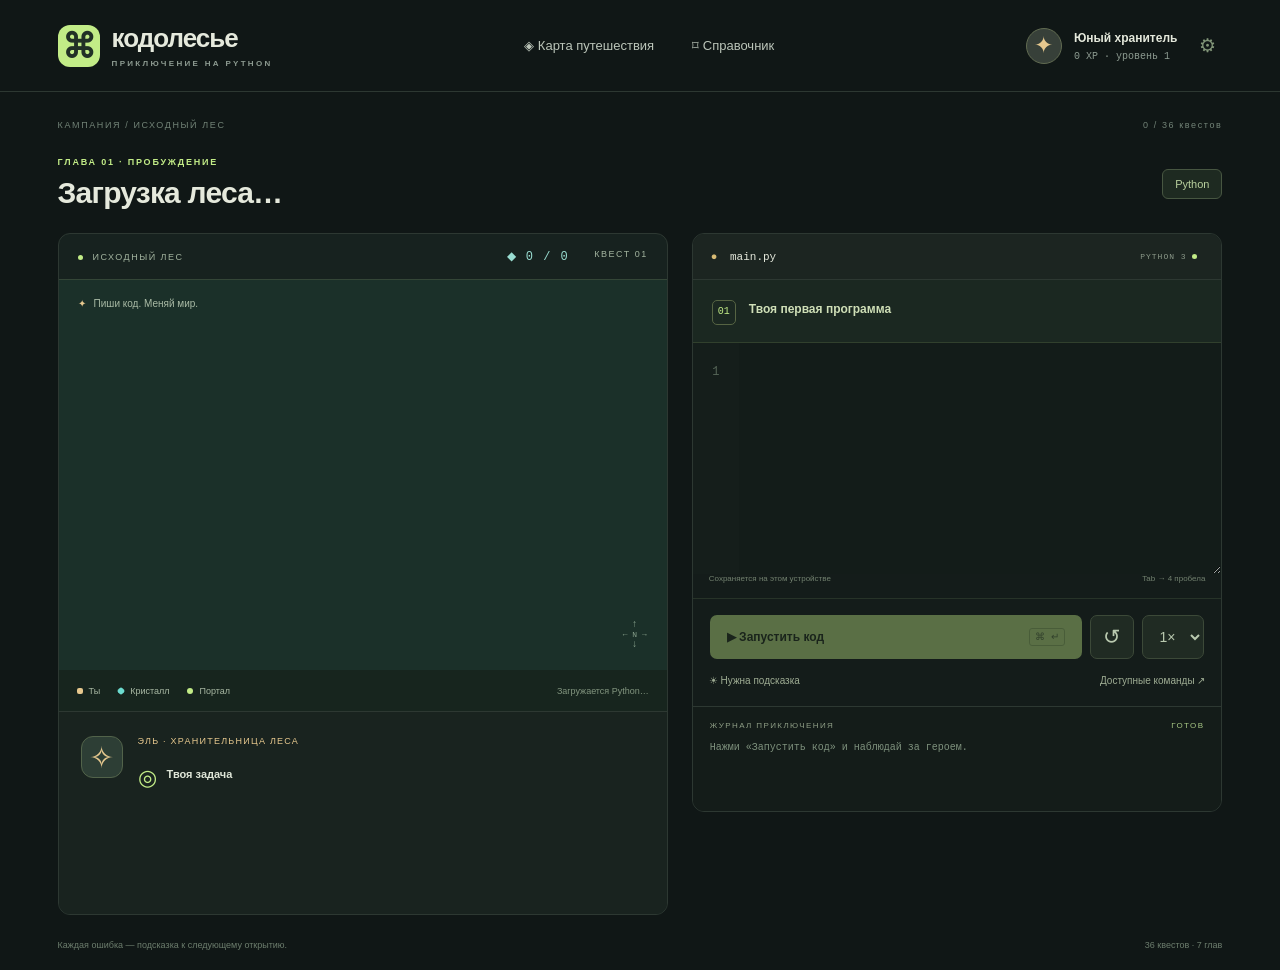
<file: index.html>
<!doctype html>
<html lang="ru"><head><meta charset="utf-8"><meta name="viewport" content="width=device-width,initial-scale=1"><title>Кодолесье — приключение на Python</title><link rel="stylesheet" href="./style.css"></head>
<body>
<header><a class="brand" href="./" aria-label="Кодолесье, главная"><span class="brand-icon">⌘</span><span>кодолесье<small>ПРИКЛЮЧЕНИЕ НА PYTHON</small></span></a><div class="top-links"><button id="mapButton">◈ Карта путешествия</button><button id="guideButton">⌑ Справочник</button></div><div class="profile"><span class="avatar">✦</span><div><b id="rank">Юный хранитель</b><small id="xp">0 XP · уровень 1</small></div><button id="teacherButton" aria-label="Для наставника" title="Для наставника">⚙</button></div></header>
<main>
<div class="breadcrumb"><span>КАМПАНИЯ / ИСХОДНЫЙ ЛЕС</span><span id="overall">0 / 36 квестов</span></div>
<div class="heading"><div><div class="eyebrow" id="chapter">ГЛАВА 01 · ПРОБУЖДЕНИЕ</div><h1 id="title">Загрузка леса…</h1></div><span class="topic" id="topic">Python</span></div>
<div class="workspace">
<section class="adventure" aria-label="Игровое поле"><div class="scene-toolbar"><span><i class="live-dot"></i> ИСХОДНЫЙ ЛЕС</span><div><span id="gemCount">◆ 0 / 0</span><span id="questNumber">КВЕСТ 01</span></div></div><div class="canvas-wrap"><canvas id="world" aria-label="Карта уровня: герой, тропа, кристаллы и портал"></canvas><div class="scene-tag"><span>✦</span> Пиши код. Меняй мир.</div><div class="compass">↑<br><span>← N →</span><br>↓</div><div id="speech" class="speech" hidden></div></div><div class="scene-bottom"><span><span class="legend hero-dot"></span>Ты</span><span><span class="legend crystal-dot"></span>Кристалл</span><span><span class="legend portal-dot"></span>Портал</span><span class="scene-status" id="sceneStatus">Герой ждёт твоих команд</span></div>
<div class="quest-card"><div class="mentor">✧</div><div><div class="mentor-name">ЭЛЬ · ХРАНИТЕЛЬНИЦА ЛЕСА</div><p id="story"></p><div class="objective"><span>◎</span><div><b>Твоя задача</b><p id="task"></p></div></div></div></div>
</section>
<section class="coding" aria-label="Редактор программы"><div class="editor-top"><span><span class="python-dot">●</span> main.py</span><span>PYTHON 3 <i class="live-dot"></i></span></div><div class="lesson"><span id="lessonNumber">01</span><div><b id="lessonTitle">Твоя первая программа</b><p id="lesson"></p></div></div><div class="editor-area"><div id="lineNumbers" aria-hidden="true">1</div><textarea id="code" aria-label="Код Python" spellcheck="false" autocapitalize="off" autocomplete="off" autocorrect="off"></textarea></div><div class="editor-foot"><span id="codeStatus">Сохраняется на этом устройстве</span><span>Tab → 4 пробела</span></div><div class="run-row"><button id="runButton" class="primary">▶ Запустить код <kbd>⌘ ↵</kbd></button><button id="resetButton" class="icon-button" aria-label="Вернуть начальный код" title="Вернуть начальный код">↺</button><select id="speed" aria-label="Скорость анимации"><option value="450">1×</option><option value="180">2×</option><option value="60">4×</option></select></div><div class="helper-row"><button id="hintButton">☀ Нужна подсказка</button><button id="commandsButton">Доступные команды ↗</button></div><div id="hint" class="hint" hidden></div><section class="console"><div class="console-head"><span>ЖУРНАЛ ПРИКЛЮЧЕНИЯ</span><span id="runState">ГОТОВ</span></div><div id="log" role="log" aria-live="polite"><p class="muted">Нажми «Запустить код» и наблюдай за героем.</p></div><div id="variables" class="variables"></div></section></section>
</div>
<footer><span>Каждая ошибка — подсказка к следующему открытию.</span><div id="progressDots" class="progress-dots"></div><span id="campaignSize">36 квестов · 7 глав</span></footer>
</main>
<dialog id="mapDialog"><div class="modal-head"><div><div class="eyebrow">ТВОЁ ПРИКЛЮЧЕНИЕ</div><h2>Карта исходного леса</h2></div><button data-close="mapDialog" aria-label="Закрыть карту">✕</button></div><p class="modal-intro">Возвращай свет лесу, открывая новые возможности Python.</p><div id="levelMap"></div></dialog>
<dialog id="guideDialog"><div class="modal-head"><div><div class="eyebrow">РЮКЗАК ХРАНИТЕЛЯ</div><h2>Справочник команд</h2></div><button data-close="guideDialog" aria-label="Закрыть справочник">✕</button></div><div id="commands"></div></dialog>
<dialog id="winDialog"><div class="win-art">✦</div><div class="eyebrow">КРИСТАЛЛ ПАМЯТИ ВОССТАНОВЛЕН</div><h2 id="winTitle">Квест пройден!</h2><p id="winText"></p><div class="rewards"><div><b id="rewardXp">+60</b><small>ОПЫТА</small></div><div><b id="rewardTopic">Команды</b><small>НОВЫЙ НАВЫК</small></div></div><button id="nextButton" class="primary">Следующий квест →</button><button data-close="winDialog" class="quiet">Вернуться к решению</button></dialog>
<dialog id="teacherDialog"><div class="modal-head"><div><div class="eyebrow">ДЛЯ НАСТАВНИКА</div><h2>Учимся через открытия</h2></div><button data-close="teacherDialog" aria-label="Закрыть">✕</button></div><p>Один урок: 5 минут вместе прочитать задачу, 15–20 минут экспериментировать, затем попросить ученика объяснить своё решение. Можно пройти 2–3 квеста за занятие.</p><p>Перед запуском спросите: «Где окажется герой?» После ошибки: «Какая команда дала другой результат?» Предлагайте изменить работающий код и предсказать последствия.</p><div id="teacherStats" class="teacher-stats"></div><label class="toggle"><input type="checkbox" id="unlockAll"> Открыть все уровни для занятия</label><button id="exportButton" class="secondary">Скачать прогресс и решения ученика</button><button id="importButton" class="secondary">Загрузить сохранённый прогресс</button><input id="importFile" type="file" accept="application/json,.json" hidden><button id="clearProgressButton" class="quiet">Начать путешествие заново</button><p class="muted">Прогресс хранится в этом браузере. Используйте экспорт и импорт для переноса на другое устройство или адрес сайта. Инструкции — в README.md.</p></dialog>
<script type="module" src="./app.js"></script></body></html>
</file>
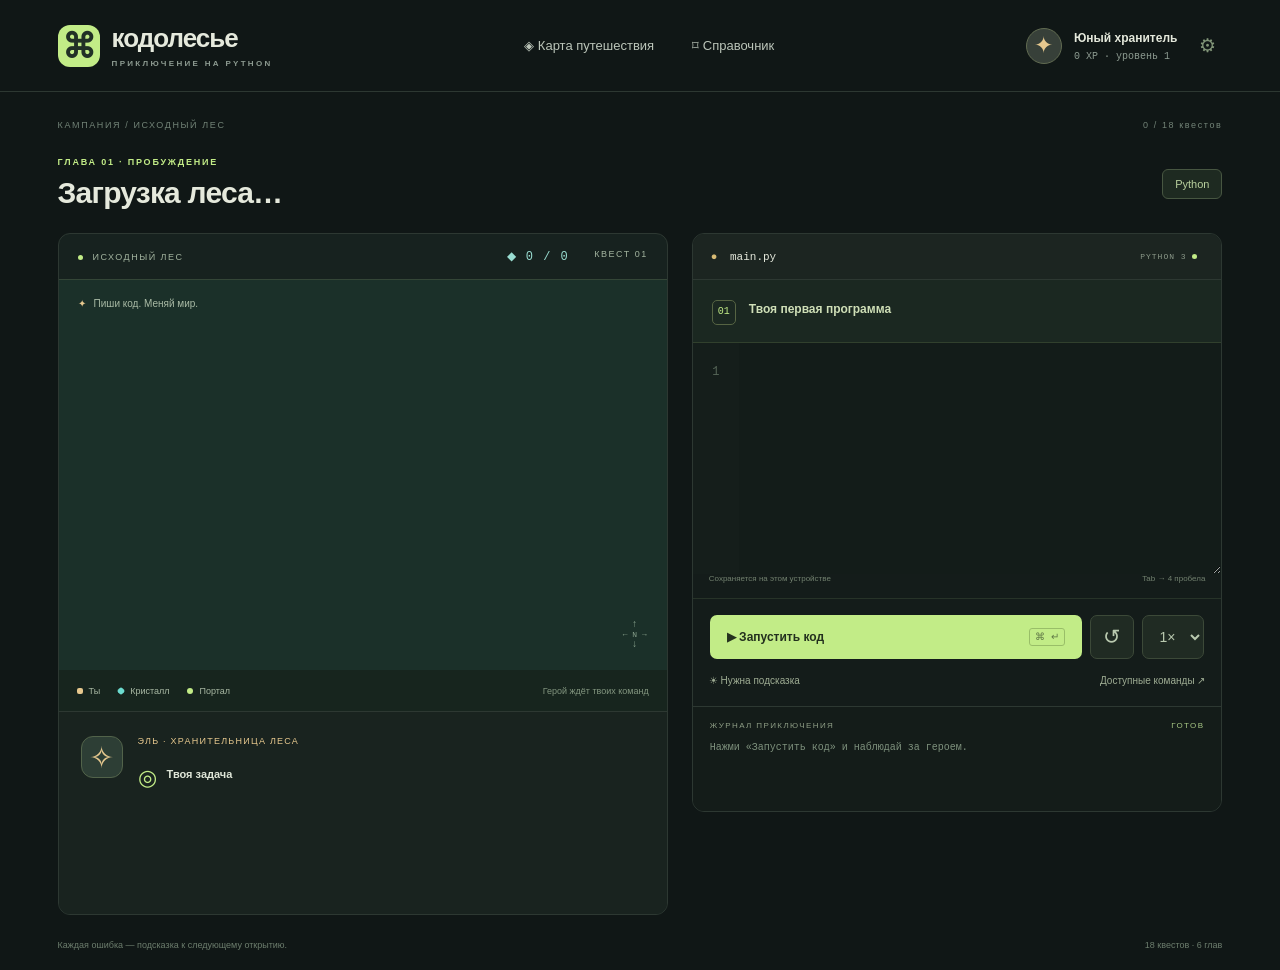
<file: work/chapter7_backup/index.html>
<!doctype html>
<html lang="ru"><head><meta charset="utf-8"><meta name="viewport" content="width=device-width,initial-scale=1"><title>Кодолесье — приключение на Python</title><link rel="stylesheet" href="/style.css"></head>
<body>
<header><a class="brand" href="/" aria-label="Кодолесье, главная"><span class="brand-icon">⌘</span><span>кодолесье<small>ПРИКЛЮЧЕНИЕ НА PYTHON</small></span></a><div class="top-links"><button id="mapButton">◈ Карта путешествия</button><button id="guideButton">⌑ Справочник</button></div><div class="profile"><span class="avatar">✦</span><div><b id="rank">Юный хранитель</b><small id="xp">0 XP · уровень 1</small></div><button id="teacherButton" aria-label="Для наставника" title="Для наставника">⚙</button></div></header>
<main>
<div class="breadcrumb"><span>КАМПАНИЯ / ИСХОДНЫЙ ЛЕС</span><span id="overall">0 / 18 квестов</span></div>
<div class="heading"><div><div class="eyebrow" id="chapter">ГЛАВА 01 · ПРОБУЖДЕНИЕ</div><h1 id="title">Загрузка леса…</h1></div><span class="topic" id="topic">Python</span></div>
<div class="workspace">
<section class="adventure" aria-label="Игровое поле"><div class="scene-toolbar"><span><i class="live-dot"></i> ИСХОДНЫЙ ЛЕС</span><div><span id="gemCount">◆ 0 / 0</span><span id="questNumber">КВЕСТ 01</span></div></div><div class="canvas-wrap"><canvas id="world" aria-label="Карта уровня: герой, тропа, кристаллы и портал"></canvas><div class="scene-tag"><span>✦</span> Пиши код. Меняй мир.</div><div class="compass">↑<br><span>← N →</span><br>↓</div><div id="speech" class="speech" hidden></div></div><div class="scene-bottom"><span><span class="legend hero-dot"></span>Ты</span><span><span class="legend crystal-dot"></span>Кристалл</span><span><span class="legend portal-dot"></span>Портал</span><span class="scene-status" id="sceneStatus">Герой ждёт твоих команд</span></div>
<div class="quest-card"><div class="mentor">✧</div><div><div class="mentor-name">ЭЛЬ · ХРАНИТЕЛЬНИЦА ЛЕСА</div><p id="story"></p><div class="objective"><span>◎</span><div><b>Твоя задача</b><p id="task"></p></div></div></div></div>
</section>
<section class="coding" aria-label="Редактор программы"><div class="editor-top"><span><span class="python-dot">●</span> main.py</span><span>PYTHON 3 <i class="live-dot"></i></span></div><div class="lesson"><span id="lessonNumber">01</span><div><b id="lessonTitle">Твоя первая программа</b><p id="lesson"></p></div></div><div class="editor-area"><div id="lineNumbers" aria-hidden="true">1</div><textarea id="code" aria-label="Код Python" spellcheck="false" autocapitalize="off" autocomplete="off" autocorrect="off"></textarea></div><div class="editor-foot"><span id="codeStatus">Сохраняется на этом устройстве</span><span>Tab → 4 пробела</span></div><div class="run-row"><button id="runButton" class="primary">▶ Запустить код <kbd>⌘ ↵</kbd></button><button id="resetButton" class="icon-button" aria-label="Вернуть начальный код" title="Вернуть начальный код">↺</button><select id="speed" aria-label="Скорость анимации"><option value="450">1×</option><option value="180">2×</option><option value="60">4×</option></select></div><div class="helper-row"><button id="hintButton">☀ Нужна подсказка</button><button id="commandsButton">Доступные команды ↗</button></div><div id="hint" class="hint" hidden></div><section class="console"><div class="console-head"><span>ЖУРНАЛ ПРИКЛЮЧЕНИЯ</span><span id="runState">ГОТОВ</span></div><div id="log" role="log" aria-live="polite"><p class="muted">Нажми «Запустить код» и наблюдай за героем.</p></div><div id="variables" class="variables"></div></section></section>
</div>
<footer><span>Каждая ошибка — подсказка к следующему открытию.</span><div id="progressDots" class="progress-dots"></div><span>18 квестов · 6 глав</span></footer>
</main>
<dialog id="mapDialog"><div class="modal-head"><div><div class="eyebrow">ТВОЁ ПРИКЛЮЧЕНИЕ</div><h2>Карта исходного леса</h2></div><button data-close="mapDialog" aria-label="Закрыть карту">✕</button></div><p class="modal-intro">Возвращай свет лесу, открывая новые возможности Python.</p><div id="levelMap"></div></dialog>
<dialog id="guideDialog"><div class="modal-head"><div><div class="eyebrow">РЮКЗАК ХРАНИТЕЛЯ</div><h2>Справочник команд</h2></div><button data-close="guideDialog" aria-label="Закрыть справочник">✕</button></div><div id="commands"></div></dialog>
<dialog id="winDialog"><div class="win-art">✦</div><div class="eyebrow">КРИСТАЛЛ ПАМЯТИ ВОССТАНОВЛЕН</div><h2 id="winTitle">Квест пройден!</h2><p id="winText"></p><div class="rewards"><div><b id="rewardXp">+60</b><small>ОПЫТА</small></div><div><b id="rewardTopic">Команды</b><small>НОВЫЙ НАВЫК</small></div></div><button id="nextButton" class="primary">Следующий квест →</button><button data-close="winDialog" class="quiet">Вернуться к решению</button></dialog>
<dialog id="teacherDialog"><div class="modal-head"><div><div class="eyebrow">ДЛЯ НАСТАВНИКА</div><h2>Учимся через открытия</h2></div><button data-close="teacherDialog" aria-label="Закрыть">✕</button></div><p>Один урок: 5 минут вместе прочитать задачу, 15–20 минут экспериментировать, затем попросить ученика объяснить своё решение. Можно пройти 2–3 квеста за занятие.</p><p>Перед запуском спросите: «Где окажется герой?» После ошибки: «Какая команда дала другой результат?» Предлагайте изменить работающий код и предсказать последствия.</p><div id="teacherStats" class="teacher-stats"></div><label class="toggle"><input type="checkbox" id="unlockAll"> Открыть все уровни для занятия</label><button id="exportButton" class="secondary">Скачать прогресс и решения ученика</button><button id="clearProgressButton" class="quiet">Начать путешествие заново</button><p class="muted">Прогресс хранится в этом браузере. Эталонные решения находятся в файле solutions.py в папке игры. Инструкции — в README.md.</p></dialog>
<script src="/app.js"></script></body></html>
</file>
<file: style.css>
:root{--bg:#101716;--panel:#18211f;--line:#2d3832;--muted:#8d9b91;--text:#e5e9dc;--lime:#c2ec87;--gold:#e6c88e;--mono:ui-monospace,SFMono-Regular,Menlo,Consolas,monospace}*{box-sizing:border-box}body{margin:0;background:var(--bg);color:var(--text);font:14px -apple-system,BlinkMacSystemFont,"Segoe UI",sans-serif}button,select{font:inherit;cursor:pointer}button{color:inherit;background:none;border:0}button:focus-visible,a:focus-visible,select:focus-visible{outline:2px solid var(--lime);outline-offset:4px}button:disabled{opacity:.4;cursor:not-allowed}header{height:92px;border-bottom:1px solid var(--line);display:flex;align-items:center;justify-content:space-between;padding:0 4.5%;gap:24px}.brand{display:flex;align-items:center;gap:12px;text-decoration:none;color:var(--text);font-size:26px;font-weight:760;letter-spacing:-1px}.brand-icon{background:var(--lime);color:#213026;width:42px;height:42px;display:grid;place-items:center;border-radius:12px;font-size:34px}.brand small{display:block;font-size:8px;letter-spacing:2.3px;color:var(--muted);margin-top:5px}.top-links{display:flex;gap:26px;font-size:13px;color:#bbc5b9}.profile{display:flex;align-items:center;gap:12px}.profile b{font-size:12px}.profile small{display:block;font:10px var(--mono);color:var(--muted);margin-top:6px}.avatar{width:36px;height:36px;background:#374039;border:1px solid #616b51;border-radius:50%;display:grid;place-items:center;color:var(--gold);font-size:23px}main{max-width:1560px;padding:28px 4.5% 20px;margin:auto}.breadcrumb{display:flex;justify-content:space-between;color:#728377;font-size:9px;letter-spacing:1.6px;margin-bottom:27px}.heading{display:flex;align-items:center;justify-content:space-between;margin-bottom:23px}.eyebrow{font-size:9px;color:var(--lime);letter-spacing:1.8px;font-weight:600}h1{font-size:30px;letter-spacing:-.8px;margin:9px 0 0;font-weight:650}h2{font-size:26px;letter-spacing:-.6px;margin:9px 0 0}.topic{border:1px solid #475641;padding:8px 12px;border-radius:6px;color:#bad19f;background:#1e2a21;font-size:11px}.workspace{display:grid;grid-template-columns:1.15fr 1fr;gap:24px;align-items:start}.adventure,.coding{min-width:0}.adventure{border:1px solid var(--line);border-radius:12px;overflow:hidden;background:#17221f}.scene-toolbar{height:46px;padding:0 19px;display:flex;align-items:center;justify-content:space-between;font-size:9px;letter-spacing:1.5px;color:#a3b49f;border-bottom:1px solid #344637}.scene-toolbar>div{display:flex;gap:25px}.scene-toolbar #gemCount{color:#99ddd1;font:12px var(--mono)}.live-dot{display:inline-block;height:5px;width:5px;border-radius:100%;background:var(--lime);margin-right:6px}.canvas-wrap{height:390px;position:relative;overflow:hidden;background:#1b3029}canvas{width:100%;height:100%;display:block}.scene-tag{position:absolute;left:19px;top:18px;color:#a9baa5;font-size:10px;display:flex;gap:8px}.scene-tag>span{color:var(--gold)}.compass{position:absolute;right:20px;bottom:20px;text-align:center;color:#88a18c;font:10px var(--mono);line-height:10px}.compass span{font-size:8px}.scene-bottom{display:flex;gap:18px;align-items:center;height:41px;padding:0 18px;background:#17251e;font-size:9px;color:#a9b9a4}.legend{width:6px;height:6px;border-radius:2px;display:inline-block;margin-right:6px}.hero-dot{background:var(--gold)}.crystal-dot{background:#6cdbcf;transform:rotate(45deg)}.portal-dot{background:var(--lime);border-radius:50%}.scene-status{margin-left:auto;color:#82957f;font-size:9px}.quest-card{border-top:1px solid var(--line);padding:24px 22px;display:flex;gap:15px;background:#19231f;min-height:203px}.mentor{flex-shrink:0;height:42px;width:42px;border-radius:12px;background:#2d3e35;border:1px solid #52634a;display:grid;place-items:center;color:var(--gold);font-size:30px}.mentor-name{font-size:9px;letter-spacing:1.25px;color:var(--gold);margin-bottom:10px}.quest-card p{font-size:12px;color:#b0bcae;line-height:1.8;margin:0}.objective{display:flex;gap:10px;margin-top:19px}.objective>span{color:var(--lime);font-size:22px}.objective b{font-size:11px;color:#e0e7d9}.objective p{font-size:11px;margin-top:4px}.coding{border:1px solid var(--line);border-radius:12px;overflow:hidden;background:#141c1a}.editor-top{height:46px;display:flex;align-items:center;justify-content:space-between;background:#1c2521;padding:0 18px;font:11px var(--mono);border-bottom:1px solid var(--line)}.editor-top>span:last-child{font:8px var(--mono);color:#8c9a8a;letter-spacing:1px}.python-dot{color:#d7bb75;margin-right:6px}.lesson{display:flex;gap:13px;padding:20px 19px 17px;background:#1b2821;border-bottom:1px solid #31402d}.lesson>span{border:1px solid #566443;border-radius:5px;color:var(--lime);height:25px;padding:5px;font:10px var(--mono)}.lesson b{font-size:12px;color:#cfdfb7}.lesson p{margin:7px 0 0;font-size:11px;line-height:1.75;color:#9baa93}.editor-area{display:flex;min-height:231px;background:linear-gradient(90deg,#151e1b 46px,#131c19 46px);position:relative}#lineNumbers{width:46px;flex-shrink:0;padding-top:18px;white-space:pre;text-align:center;font:12px/23px var(--mono);color:#556557;overflow:hidden}textarea{display:block;resize:vertical;flex:1;min-width:0;border:0;outline:0;background:transparent;color:#d6deb0;font:12px/23px var(--mono);tab-size:4;padding:18px 15px 20px 9px;min-height:231px;white-space:pre;overflow:auto;caret-color:var(--lime)}textarea:focus{box-shadow:inset 0 0 0 1px #536744}textarea::selection{background:#455c3e}.editor-foot{height:25px;display:flex;justify-content:space-between;padding:0 16px;color:#72816f;font-size:8px;border-bottom:1px solid #273328}.run-row{display:flex;gap:8px;padding:16px 17px 9px}.primary{padding:13px 17px;background:var(--lime);color:#23301e;border-radius:7px;font-weight:650;font-size:12px}.run-row .primary{flex:1;text-align:left;display:flex;align-items:center;justify-content:space-between}.primary:hover{background:#d6f4ae}kbd{font:10px var(--mono);opacity:.6;border:1px solid #7fa155;border-radius:3px;padding:2px 5px}.icon-button,select{border:1px solid #3c4938;border-radius:7px;background:#202b23;color:#b9c9af;padding:8px 12px}.icon-button{font-size:21px}.helper-row{padding:1px 16px 14px;display:flex;justify-content:space-between;color:#9eac93;font-size:10px}.helper-row button{font-size:10px;padding:6px 0}.helper-row button:hover{color:var(--lime)}.hint{margin:0 17px 15px;padding:12px;background:#343425;border:1px solid #535239;color:#d9d2a5;border-radius:6px;line-height:1.7;font-size:11px}.console{border-top:1px solid var(--line);background:#141c19;padding:14px 17px}.console-head{display:flex;justify-content:space-between;font-size:8px;letter-spacing:1.4px;color:#8e9d85}.console-head span:last-child{color:#a9c986;font-size:8px}#log{height:67px;overflow:auto;padding-top:8px;scrollbar-width:thin}#log p{font:10px/1.6 var(--mono);margin:2px 0;color:#b0c6a0}#log p.error{color:#f3a797}#log .muted,.muted{color:#7f927e}.variables{display:flex;gap:6px;flex-wrap:wrap;font:9px var(--mono);color:#a4c7bd}.variables span{background:#20312b;border-radius:3px;padding:3px 6px}footer{display:flex;align-items:center;justify-content:space-between;color:#6c7d6d;font-size:9px;margin:25px 0 0;gap:12px}.progress-dots{display:flex;gap:5px}.progress-dots i{width:6px;height:6px;background:#324033;border-radius:50%}.progress-dots i.done{background:var(--lime)}.progress-dots i.current{outline:1px solid var(--lime);outline-offset:2px}dialog{background:#1b261f;color:var(--text);border:1px solid #4b5b43;border-radius:16px;padding:30px;width:min(720px,94vw);max-height:88vh;box-shadow:0 30px 120px #0009}dialog::backdrop{background:#050d0bc9;backdrop-filter:blur(5px)}.modal-head{display:flex;align-items:flex-start;justify-content:space-between;gap:20px}.modal-head button{font-size:20px;color:#b3c6a7}.modal-intro,dialog>p{font-size:13px;line-height:1.8;color:#b0bdab}.chapter-group{margin-top:24px}.chapter-group h3{color:#d0daaa;font-size:12px;font-weight:500}.level-grid{display:grid;grid-template-columns:repeat(3,1fr);gap:9px}.level-button{padding:14px;text-align:left;border:1px solid #394c38;background:#223023;border-radius:8px;min-height:90px}.level-button.current{border-color:var(--lime)}.level-button.done{background:#2e3f2a}.level-button .num{font:10px var(--mono);display:flex;justify-content:space-between;color:var(--lime)}.level-button b{display:block;font-size:12px;margin:9px 0 5px}.level-button small{font-size:10px;color:#91a389}.command{padding:14px 0;border-bottom:1px solid #34452f}.command code{font:12px var(--mono);color:var(--lime);display:block;margin-bottom:7px}.command p{font-size:12px;line-height:1.6;color:#a7b99f;margin:0}#winDialog{text-align:center;width:460px;padding:38px}.win-art{font-size:64px;color:var(--lime);text-shadow:0 0 45px #b4ef75;margin-bottom:20px}#winDialog p{color:#afbea4;font-size:13px;line-height:1.8}.rewards{display:flex;justify-content:center;gap:40px;background:#22331f;border:1px solid #3d5034;border-radius:8px;padding:19px;margin:24px 0}.rewards b{font-size:20px;color:var(--lime);display:block}.rewards small{display:block;font-size:8px;letter-spacing:1.3px;color:#97a88c;margin-top:7px}#winDialog .primary{width:100%}.quiet{margin-top:14px;font-size:11px;color:#99ab90}.secondary{padding:12px;background:#31452a;border:1px solid #526c43;border-radius:6px;margin-top:14px}.toggle{display:block;font-size:13px;margin:20px 0}.teacher-stats{background:#253421;padding:16px;line-height:1.9;border-radius:8px;font-size:13px}.speech{position:absolute;left:50%;top:16%;transform:translateX(-50%);background:#e6ebd4;color:#263b28;padding:10px 18px;font-size:12px;border-radius:9px;box-shadow:0 4px 20px #0004;max-width:80%}#teacherButton{color:#819578;font-size:19px;margin-left:4px}@media(min-width:1500px){.canvas-wrap{height:445px}.editor-area,textarea{min-height:286px}}@media(max-width:1000px){header{padding:0 24px}.top-links{gap:8px}.top-links button{font-size:11px}.profile b{font-size:10px}.workspace{gap:16px}.scene-status{display:none}main{padding:24px}.canvas-wrap{height:360px}.quest-card{padding:20px 15px}.brand{font-size:22px}.brand small{font-size:7px}}@media(max-width:760px){header{height:auto;min-height:82px;padding:16px 20px;flex-wrap:wrap;gap:15px}.profile{margin-left:auto}.top-links{order:3;width:100%;justify-content:space-between}.workspace{grid-template-columns:1fr}main{padding:23px 16px}h1{font-size:25px}.breadcrumb{font-size:8px}.canvas-wrap{height:330px}.quest-card{min-height:auto}footer>span:first-child{display:none}.level-grid{grid-template-columns:1fr}.editor-area,textarea{min-height:230px}.topic{font-size:10px}.progress-dots{gap:4px}dialog{padding:23px}.brand small{letter-spacing:1.7px}}@media(prefers-reduced-motion:reduce){*{scroll-behavior:auto!important}}

/* Подсказки редактора вынесены над панелями, чтобы их не обрезал край редактора. */
.completions{position:fixed;z-index:100;background:#1e2b23;border:1px solid #647d50;border-radius:9px;box-shadow:0 14px 44px #0009;overflow:hidden;text-align:left}
.completions[hidden]{display:none}
.completion-list{max-height:min(265px,45vh);overflow-y:auto;overscroll-behavior:contain;scrollbar-width:thin}
.completion-option{padding:9px 12px;border-bottom:1px solid #34432f;cursor:pointer}
.completion-option[aria-selected="true"]{background:#354b2c;box-shadow:inset 3px 0 var(--lime)}
.completion-option:hover{background:#30432c}
.completion-option code{display:block;font:12px/1.5 var(--mono);color:var(--lime);overflow-wrap:anywhere}
.completion-option span{display:block;margin-top:3px;font-size:10px;line-height:1.5;color:#b1c1a6}
.completion-help{padding:8px 10px;font-size:9px;color:#a4b595;background:#18221c;border-top:1px solid #45583a}

.chapter-intro{font-size:11px;color:#9eaf94;line-height:1.6;margin:8px 0 14px}.progress-dots{flex-wrap:wrap;justify-content:center;max-width:400px}@media(max-width:760px){.progress-dots{max-width:190px}}
</file>
